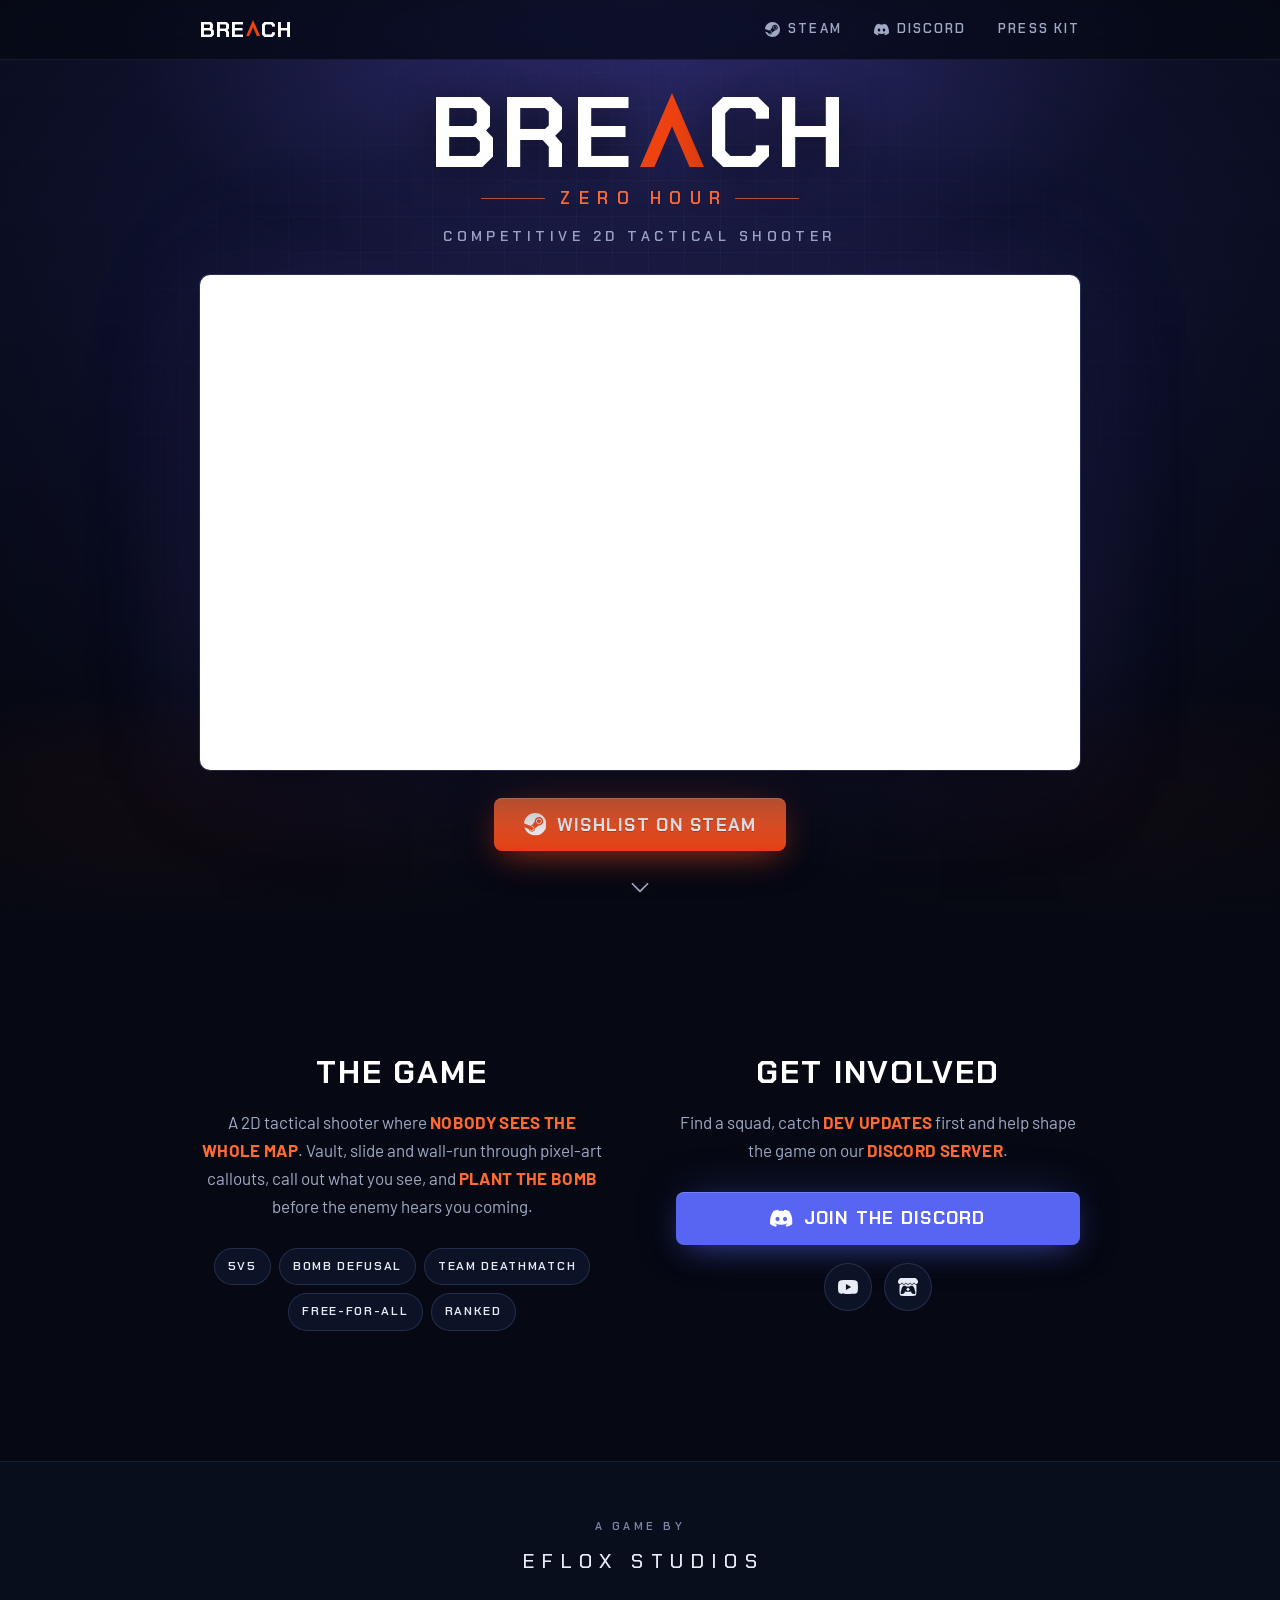
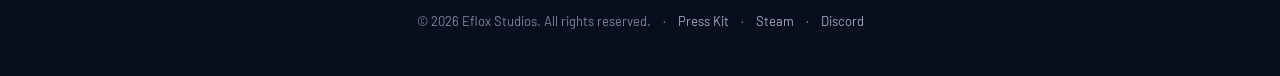
<file: index.html>
<!DOCTYPE html>
<html lang="en">
<head>
  <meta charset="utf-8">
  <meta name="viewport" content="width=device-width, initial-scale=1">
  <title>BREACH: Zero Hour — Competitive 2D Tactical Shooter</title>
  <meta name="description" content="A competitive 2D tactical shooter with fluid parkour movement and fog of war vision. Battle in 5v5 bomb defusal, team deathmatch and free-for-all. Wishlist now on Steam.">
  <meta name="theme-color" content="#060913">
  <meta name="color-scheme" content="dark">

  <!-- Link previews (Discord, X, iMessage...). PLACEHOLDER: og:image is the trailer thumbnail; swap in key art (full https:// URL) once it's hosted. -->
  <meta property="og:type" content="website">
  <meta property="og:site_name" content="BREACH: Zero Hour">
  <meta property="og:title" content="BREACH: Zero Hour">
  <meta property="og:description" content="A competitive 2D tactical shooter where nobody sees the whole map. Wishlist now on Steam.">
  <meta property="og:image" content="https://i.ytimg.com/vi/hUkUZ9QJX9I/maxresdefault.jpg">
  <meta property="og:image:width" content="1280">
  <meta property="og:image:height" content="720">
  <meta name="twitter:card" content="summary_large_image">

  <link rel="icon" href="assets/favicon.svg" type="image/svg+xml">
  <link rel="preconnect" href="https://fonts.googleapis.com">
  <link rel="preconnect" href="https://fonts.gstatic.com" crossorigin>
  <link rel="stylesheet" href="https://fonts.googleapis.com/css2?family=Barlow:wght@400;600;700&family=Chakra+Petch:wght@500;600;700&display=swap">
  <link rel="stylesheet" href="css/style.css">
  <script src="js/main.js" defer></script>
</head>
<body>
  <a class="skip-link" href="#main">Skip to content</a>

  <!-- Icon sprite (brand icons from Simple Icons, CC0) -->
  <svg class="sprite" aria-hidden="true" focusable="false">
    <symbol id="i-chev" viewBox="0 0 64 74"><path d="M0 74 32 0l32 74H49.6L32 33.3 14.4 74Z"/></symbol>
    <symbol id="i-steam" viewBox="0 0 24 24"><path d="M11.979 0C5.678 0 .511 4.86.022 11.037l6.432 2.658c.545-.371 1.203-.59 1.912-.59.063 0 .125.004.188.006l2.861-4.142V8.91c0-2.495 2.028-4.524 4.524-4.524 2.494 0 4.524 2.031 4.524 4.527s-2.03 4.525-4.524 4.525h-.105l-4.076 2.911c0 .052.004.105.004.159 0 1.875-1.515 3.396-3.39 3.396-1.635 0-3.016-1.173-3.331-2.727L.436 15.27C1.862 20.307 6.486 24 11.979 24c6.627 0 11.999-5.373 11.999-12S18.605 0 11.979 0zM7.54 18.21l-1.473-.61c.262.543.714.999 1.314 1.25 1.297.539 2.793-.076 3.332-1.375.263-.63.264-1.319.005-1.949s-.75-1.121-1.377-1.383c-.624-.26-1.29-.249-1.878-.03l1.523.63c.956.4 1.409 1.5 1.009 2.455-.397.957-1.497 1.41-2.454 1.012H7.54zm11.415-9.303c0-1.662-1.353-3.015-3.015-3.015-1.665 0-3.015 1.353-3.015 3.015 0 1.665 1.35 3.015 3.015 3.015 1.663 0 3.015-1.35 3.015-3.015zm-5.273-.005c0-1.252 1.013-2.266 2.265-2.266 1.249 0 2.266 1.014 2.266 2.266 0 1.251-1.017 2.265-2.266 2.265-1.253 0-2.265-1.014-2.265-2.265z"/></symbol>
    <symbol id="i-discord" viewBox="0 0 24 24"><path d="M20.317 4.3698a19.7913 19.7913 0 00-4.8851-1.5152.0741.0741 0 00-.0785.0371c-.211.3753-.4447.8648-.6083 1.2495-1.8447-.2762-3.68-.2762-5.4868 0-.1636-.3933-.4058-.8742-.6177-1.2495a.077.077 0 00-.0785-.037 19.7363 19.7363 0 00-4.8852 1.515.0699.0699 0 00-.0321.0277C.5334 9.0458-.319 13.5799.0992 18.0578a.0824.0824 0 00.0312.0561c2.0528 1.5076 4.0413 2.4228 5.9929 3.0294a.0777.0777 0 00.0842-.0276c.4616-.6304.8731-1.2952 1.226-1.9942a.076.076 0 00-.0416-.1057c-.6528-.2476-1.2743-.5495-1.8722-.8923a.077.077 0 01-.0076-.1277c.1258-.0943.2517-.1923.3718-.2914a.0743.0743 0 01.0776-.0105c3.9278 1.7933 8.18 1.7933 12.0614 0a.0739.0739 0 01.0785.0095c.1202.099.246.1981.3728.2924a.077.077 0 01-.0066.1276 12.2986 12.2986 0 01-1.873.8914.0766.0766 0 00-.0407.1067c.3604.698.7719 1.3628 1.225 1.9932a.076.076 0 00.0842.0286c1.961-.6067 3.9495-1.5219 6.0023-3.0294a.077.077 0 00.0313-.0552c.5004-5.177-.8382-9.6739-3.5485-13.6604a.061.061 0 00-.0312-.0286zM8.02 15.3312c-1.1825 0-2.1569-1.0857-2.1569-2.419 0-1.3332.9555-2.4189 2.157-2.4189 1.2108 0 2.1757 1.0952 2.1568 2.419 0 1.3332-.9555 2.4189-2.1569 2.4189zm7.9748 0c-1.1825 0-2.1569-1.0857-2.1569-2.419 0-1.3332.9554-2.4189 2.1569-2.4189 1.2108 0 2.1757 1.0952 2.1568 2.419 0 1.3332-.946 2.4189-2.1568 2.4189Z"/></symbol>
    <symbol id="i-youtube" viewBox="0 0 24 24"><path d="M23.498 6.186a3.016 3.016 0 0 0-2.122-2.136C19.505 3.545 12 3.545 12 3.545s-7.505 0-9.377.505A3.017 3.017 0 0 0 .502 6.186C0 8.07 0 12 0 12s0 3.93.502 5.814a3.016 3.016 0 0 0 2.122 2.136c1.871.505 9.376.505 9.376.505s7.505 0 9.377-.505a3.015 3.015 0 0 0 2.122-2.136C24 15.93 24 12 24 12s0-3.93-.502-5.814zM9.545 15.568V8.432L15.818 12l-6.273 3.568z"/></symbol>
    <symbol id="i-itch" viewBox="0 0 24 24"><path d="M3.13 1.338C2.08 1.96.02 4.328 0 4.95v1.03c0 1.303 1.22 2.45 2.325 2.45 1.33 0 2.436-1.102 2.436-2.41 0 1.308 1.07 2.41 2.4 2.41 1.328 0 2.362-1.102 2.362-2.41 0 1.308 1.137 2.41 2.466 2.41h.024c1.33 0 2.466-1.102 2.466-2.41 0 1.308 1.034 2.41 2.363 2.41 1.33 0 2.4-1.102 2.4-2.41 0 1.308 1.106 2.41 2.435 2.41C22.78 8.43 24 7.282 24 5.98V4.95c-.02-.62-2.082-2.99-3.13-3.612-3.253-.114-5.508-.134-8.87-.133-3.362 0-7.945.053-8.87.133zm6.376 6.477a2.74 2.74 0 0 1-.468.602c-.5.49-1.19.795-1.947.795a2.786 2.786 0 0 1-1.95-.795c-.182-.178-.32-.37-.446-.59-.127.222-.303.412-.486.59a2.788 2.788 0 0 1-1.95.795c-.092 0-.187-.025-.264-.052-.107 1.113-.152 2.176-.168 2.95v.005l-.006 1.167c.02 2.334-.23 7.564 1.03 8.85 1.952.454 5.545.662 9.15.663 3.605 0 7.198-.21 9.15-.664 1.26-1.284 1.01-6.514 1.03-8.848l-.006-1.167v-.004c-.016-.775-.06-1.838-.168-2.95-.077.026-.172.052-.263.052a2.788 2.788 0 0 1-1.95-.795c-.184-.178-.36-.368-.486-.59-.127.22-.265.412-.447.59a2.786 2.786 0 0 1-1.95.794c-.76 0-1.446-.303-1.948-.793a2.74 2.74 0 0 1-.468-.602 2.738 2.738 0 0 1-.463.602 2.787 2.787 0 0 1-1.95.794h-.16a2.787 2.787 0 0 1-1.95-.793 2.738 2.738 0 0 1-.464-.602zm-2.004 2.59v.002c.795.002 1.5 0 2.373.953.687-.072 1.406-.108 2.125-.107.72 0 1.438.035 2.125.107.873-.953 1.578-.95 2.372-.953.376 0 1.876 0 2.92 2.934l1.123 4.028c.832 2.995-.266 3.068-1.636 3.07-2.03-.075-3.156-1.55-3.156-3.025-1.124.184-2.436.276-3.748.277-1.312 0-2.624-.093-3.748-.277 0 1.475-1.125 2.95-3.156 3.026-1.37-.004-2.468-.077-1.636-3.072l1.122-4.027c1.045-2.934 2.545-2.934 2.92-2.934zM12 12.714c-.002.002-2.14 1.964-2.523 2.662l1.4-.056v1.22c0 .056.56.033 1.123.007.562.026 1.124.05 1.124-.008v-1.22l1.4.055C14.138 14.677 12 12.713 12 12.713z"/></symbol>
    <symbol id="i-x" viewBox="0 0 24 24"><path d="M14.234 10.162 22.977 0h-2.072l-7.591 8.824L7.251 0H.258l9.168 13.343L.258 24H2.33l8.016-9.318L16.749 24h6.993zm-2.837 3.299-.929-1.329L3.076 1.56h3.182l5.965 8.532.929 1.329 7.754 11.09h-3.182z"/></symbol>
    <symbol id="i-tiktok" viewBox="0 0 24 24"><path d="M12.525.02c1.31-.02 2.61-.01 3.91-.02.08 1.53.63 3.09 1.75 4.17 1.12 1.11 2.7 1.62 4.24 1.79v4.03c-1.44-.05-2.89-.35-4.2-.97-.57-.26-1.1-.59-1.62-.93-.01 2.92.01 5.84-.02 8.75-.08 1.4-.54 2.79-1.35 3.94-1.31 1.92-3.58 3.17-5.91 3.21-1.43.08-2.86-.31-4.08-1.03-2.02-1.19-3.44-3.37-3.65-5.71-.02-.5-.03-1-.01-1.49.18-1.9 1.12-3.72 2.58-4.96 1.66-1.44 3.98-2.13 6.15-1.72.02 1.48-.04 2.96-.04 4.44-.99-.32-2.15-.23-3.02.37-.63.41-1.11 1.04-1.36 1.75-.21.51-.15 1.07-.14 1.61.24 1.64 1.82 3.02 3.5 2.87 1.12-.01 2.19-.66 2.77-1.61.19-.33.4-.67.41-1.06.1-1.79.06-3.57.07-5.36.01-4.03-.01-8.05.02-12.07z"/></symbol>
    <symbol id="i-instagram" viewBox="0 0 24 24"><path d="M7.0301.084c-1.2768.0602-2.1487.264-2.911.5634-.7888.3075-1.4575.72-2.1228 1.3877-.6652.6677-1.075 1.3368-1.3802 2.127-.2954.7638-.4956 1.6365-.552 2.914-.0564 1.2775-.0689 1.6882-.0626 4.947.0062 3.2586.0206 3.6671.0825 4.9473.061 1.2765.264 2.1482.5635 2.9107.308.7889.72 1.4573 1.388 2.1228.6679.6655 1.3365 1.0743 2.1285 1.38.7632.295 1.6361.4961 2.9134.552 1.2773.056 1.6884.069 4.9462.0627 3.2578-.0062 3.668-.0207 4.9478-.0814 1.28-.0607 2.147-.2652 2.9098-.5633.7889-.3086 1.4578-.72 2.1228-1.3881.665-.6682 1.0745-1.3378 1.3795-2.1284.2957-.7632.4966-1.636.552-2.9124.056-1.2809.0692-1.6898.063-4.948-.0063-3.2583-.021-3.6668-.0817-4.9465-.0607-1.2797-.264-2.1487-.5633-2.9117-.3084-.7889-.72-1.4568-1.3876-2.1228C21.2982 1.33 20.628.9208 19.8378.6165 19.074.321 18.2017.1197 16.9244.0645 15.6471.0093 15.236-.005 11.977.0014 8.718.0076 8.31.0215 7.0301.0839m.1402 21.6932c-1.17-.0509-1.8053-.2453-2.2287-.408-.5606-.216-.96-.4771-1.3819-.895-.422-.4178-.6811-.8186-.9-1.378-.1644-.4234-.3624-1.058-.4171-2.228-.0595-1.2645-.072-1.6442-.079-4.848-.007-3.2037.0053-3.583.0607-4.848.05-1.169.2456-1.805.408-2.2282.216-.5613.4762-.96.895-1.3816.4188-.4217.8184-.6814 1.3783-.9003.423-.1651 1.0575-.3614 2.227-.4171 1.2655-.06 1.6447-.072 4.848-.079 3.2033-.007 3.5835.005 4.8495.0608 1.169.0508 1.8053.2445 2.228.408.5608.216.96.4754 1.3816.895.4217.4194.6816.8176.9005 1.3787.1653.4217.3617 1.056.4169 2.2263.0602 1.2655.0739 1.645.0796 4.848.0058 3.203-.0055 3.5834-.061 4.848-.051 1.17-.245 1.8055-.408 2.2294-.216.5604-.4763.96-.8954 1.3814-.419.4215-.8181.6811-1.3783.9-.4224.1649-1.0577.3617-2.2262.4174-1.2656.0595-1.6448.072-4.8493.079-3.2045.007-3.5825-.006-4.848-.0608M16.953 5.5864A1.44 1.44 0 1 0 18.39 4.144a1.44 1.44 0 0 0-1.437 1.4424M5.8385 12.012c.0067 3.4032 2.7706 6.1557 6.173 6.1493 3.4026-.0065 6.157-2.7701 6.1506-6.1733-.0065-3.4032-2.771-6.1565-6.174-6.1498-3.403.0067-6.156 2.771-6.1496 6.1738M8 12.0077a4 4 0 1 1 4.008 3.9921A3.9996 3.9996 0 0 1 8 12.0077"/></symbol>
    <symbol id="i-down" viewBox="0 0 24 24"><path d="m5 9 7 7 7-7" fill="none" stroke="currentColor" stroke-width="1.6" stroke-linecap="round" stroke-linejoin="round"/></symbol>
  </svg>

  <header class="site-header">
    <div class="container header-inner">
      <a class="brand" href="index.html">
        <span class="sr-only">BREACH: Zero Hour — home</span>
        <span class="brand-word" aria-hidden="true">BRE<svg class="chev"><use href="#i-chev"/></svg>CH</span>
      </a>
      <nav class="site-nav" aria-label="Main">
        <a href="https://store.steampowered.com/app/3842490/BREACH_Zero_Hour/" target="_blank" rel="noopener"><svg class="icon" aria-hidden="true"><use href="#i-steam"/></svg>Steam</a>
        <a href="https://discord.gg/ZgKe3ScWQK" target="_blank" rel="noopener"><svg class="icon" aria-hidden="true"><use href="#i-discord"/></svg>Discord</a>
        <a href="presskit.html">Press Kit</a>
      </nav>
    </div>
  </header>

  <main id="main">
    <section class="hero">
      <!-- PLACEHOLDER: gradient stands in for key art (see .hero-bg in css/style.css) -->
      <div class="hero-bg" aria-hidden="true"></div>

      <div class="container hero-inner">
        <!-- PLACEHOLDER: text logo. Swap for <img src="assets/logo.png" alt="BREACH: Zero Hour"> when ready -->
        <h1 class="logo">
          <span class="sr-only">BREACH: Zero Hour</span>
          <span class="logo-word" aria-hidden="true">BRE<svg class="chev"><use href="#i-chev"/></svg>CH</span>
          <span class="logo-sub" aria-hidden="true"><span>Zero Hour</span></span>
        </h1>
        <p class="tagline">Competitive 2D Tactical Shooter</p>

        <div class="trailer">
          <iframe
            src="https://www.youtube-nocookie.com/embed/hUkUZ9QJX9I?rel=0"
            title="BREACH: Zero Hour — Trailer"
            allow="accelerometer; autoplay; clipboard-write; encrypted-media; gyroscope; picture-in-picture; web-share"
            referrerpolicy="strict-origin-when-cross-origin"
            allowfullscreen></iframe>
        </div>

        <a class="btn btn-steam" href="https://store.steampowered.com/app/3842490/BREACH_Zero_Hour/" target="_blank" rel="noopener">
          <svg class="icon" aria-hidden="true"><use href="#i-steam"/></svg>Wishlist on Steam
        </a>

        <a class="scroll-cue" href="#community" aria-label="Scroll down"><svg aria-hidden="true"><use href="#i-down"/></svg></a>
      </div>
    </section>

    <section class="community" id="community">
      <div class="container grid-2">
        <div class="col reveal">
          <h2 class="section-title">The Game</h2>
          <p class="lead">A 2D tactical shooter where <strong>nobody sees the whole map</strong>. Vault, slide and wall-run through <span class="nowrap">pixel-art</span> callouts, call out what you see, and <strong>plant the bomb</strong> before the enemy hears you coming.</p>
          <ul class="chips" aria-label="Highlights">
            <li>5v5</li>
            <li>Bomb Defusal</li>
            <li>Team Deathmatch</li>
            <li>Free-for-All</li>
            <li>Ranked</li>
          </ul>
        </div>

        <div class="col reveal">
          <h2 class="section-title">Get Involved</h2>
          <p class="lead">Find a squad, catch <strong>dev updates</strong> first and help shape the game on our <strong>Discord server</strong>.</p>
          <a class="btn btn-discord btn-block" href="https://discord.gg/ZgKe3ScWQK" target="_blank" rel="noopener">
            <svg class="icon" aria-hidden="true"><use href="#i-discord"/></svg>Join the Discord
          </a>
          <ul class="socials" aria-label="More places to follow BREACH">
            <li><a href="https://www.youtube.com/@MrEflox123" target="_blank" rel="noopener" aria-label="YouTube"><svg class="icon" aria-hidden="true"><use href="#i-youtube"/></svg></a></li>
            <li><a href="https://mreflox.itch.io/breach-zero-hour" target="_blank" rel="noopener" aria-label="itch.io"><svg class="icon" aria-hidden="true"><use href="#i-itch"/></svg></a></li>
            <!-- PLACEHOLDER: more socials. Paste the profile URL into href and delete the word "hidden" -->
            <li hidden><a href="" target="_blank" rel="noopener" aria-label="X"><svg class="icon" aria-hidden="true"><use href="#i-x"/></svg></a></li>
            <li hidden><a href="" target="_blank" rel="noopener" aria-label="TikTok"><svg class="icon" aria-hidden="true"><use href="#i-tiktok"/></svg></a></li>
            <li hidden><a href="" target="_blank" rel="noopener" aria-label="Instagram"><svg class="icon" aria-hidden="true"><use href="#i-instagram"/></svg></a></li>
          </ul>
        </div>
      </div>
    </section>
  </main>

  <footer class="site-footer">
    <div class="container">
      <p class="made-by">A game by</p>
      <p class="studio">Eflox Studios</p>
      <div class="legal">
        <p>© <span data-year>2026</span> Eflox Studios. All rights reserved.</p>
        <ul class="legal-links">
          <li><a href="presskit.html">Press Kit</a></li>
          <li><a href="https://store.steampowered.com/app/3842490/BREACH_Zero_Hour/" target="_blank" rel="noopener">Steam</a></li>
          <li><a href="https://discord.gg/ZgKe3ScWQK" target="_blank" rel="noopener">Discord</a></li>
        </ul>
      </div>
    </div>
  </footer>
</body>
</html>
</file>
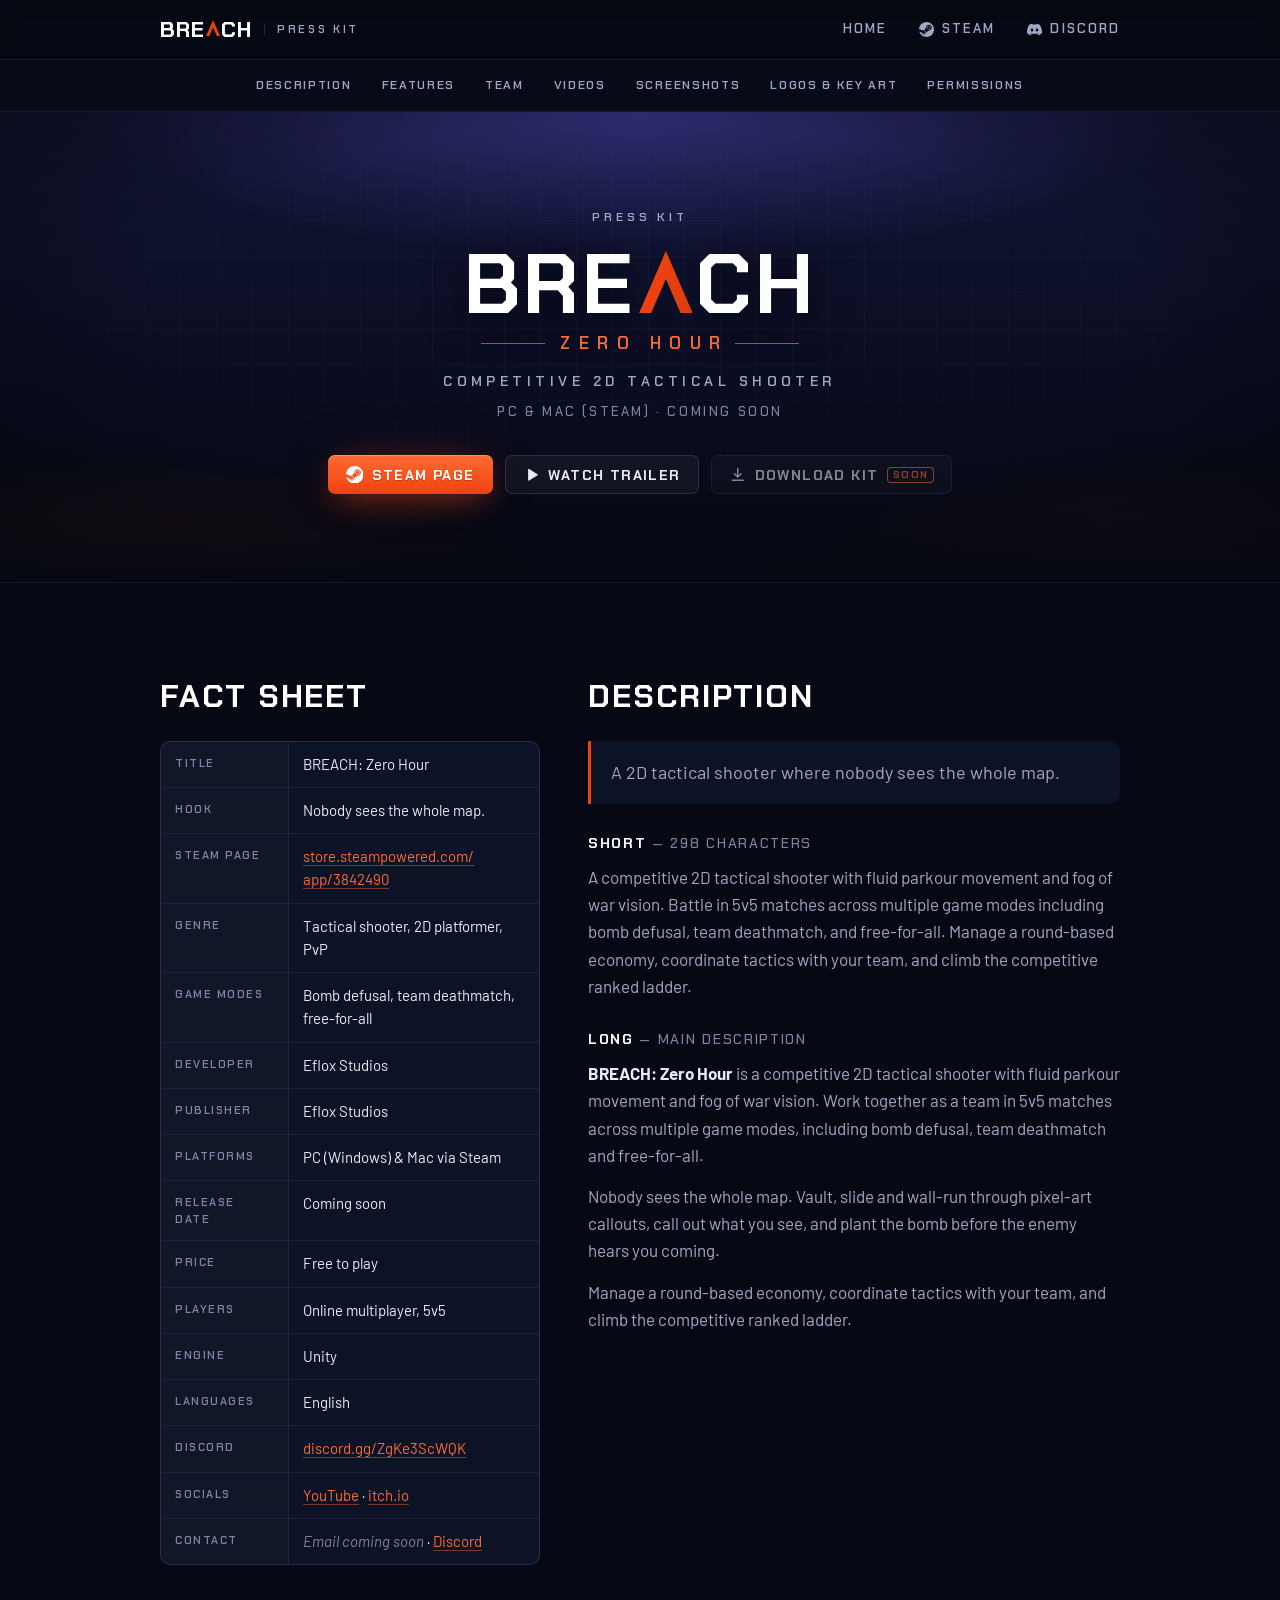
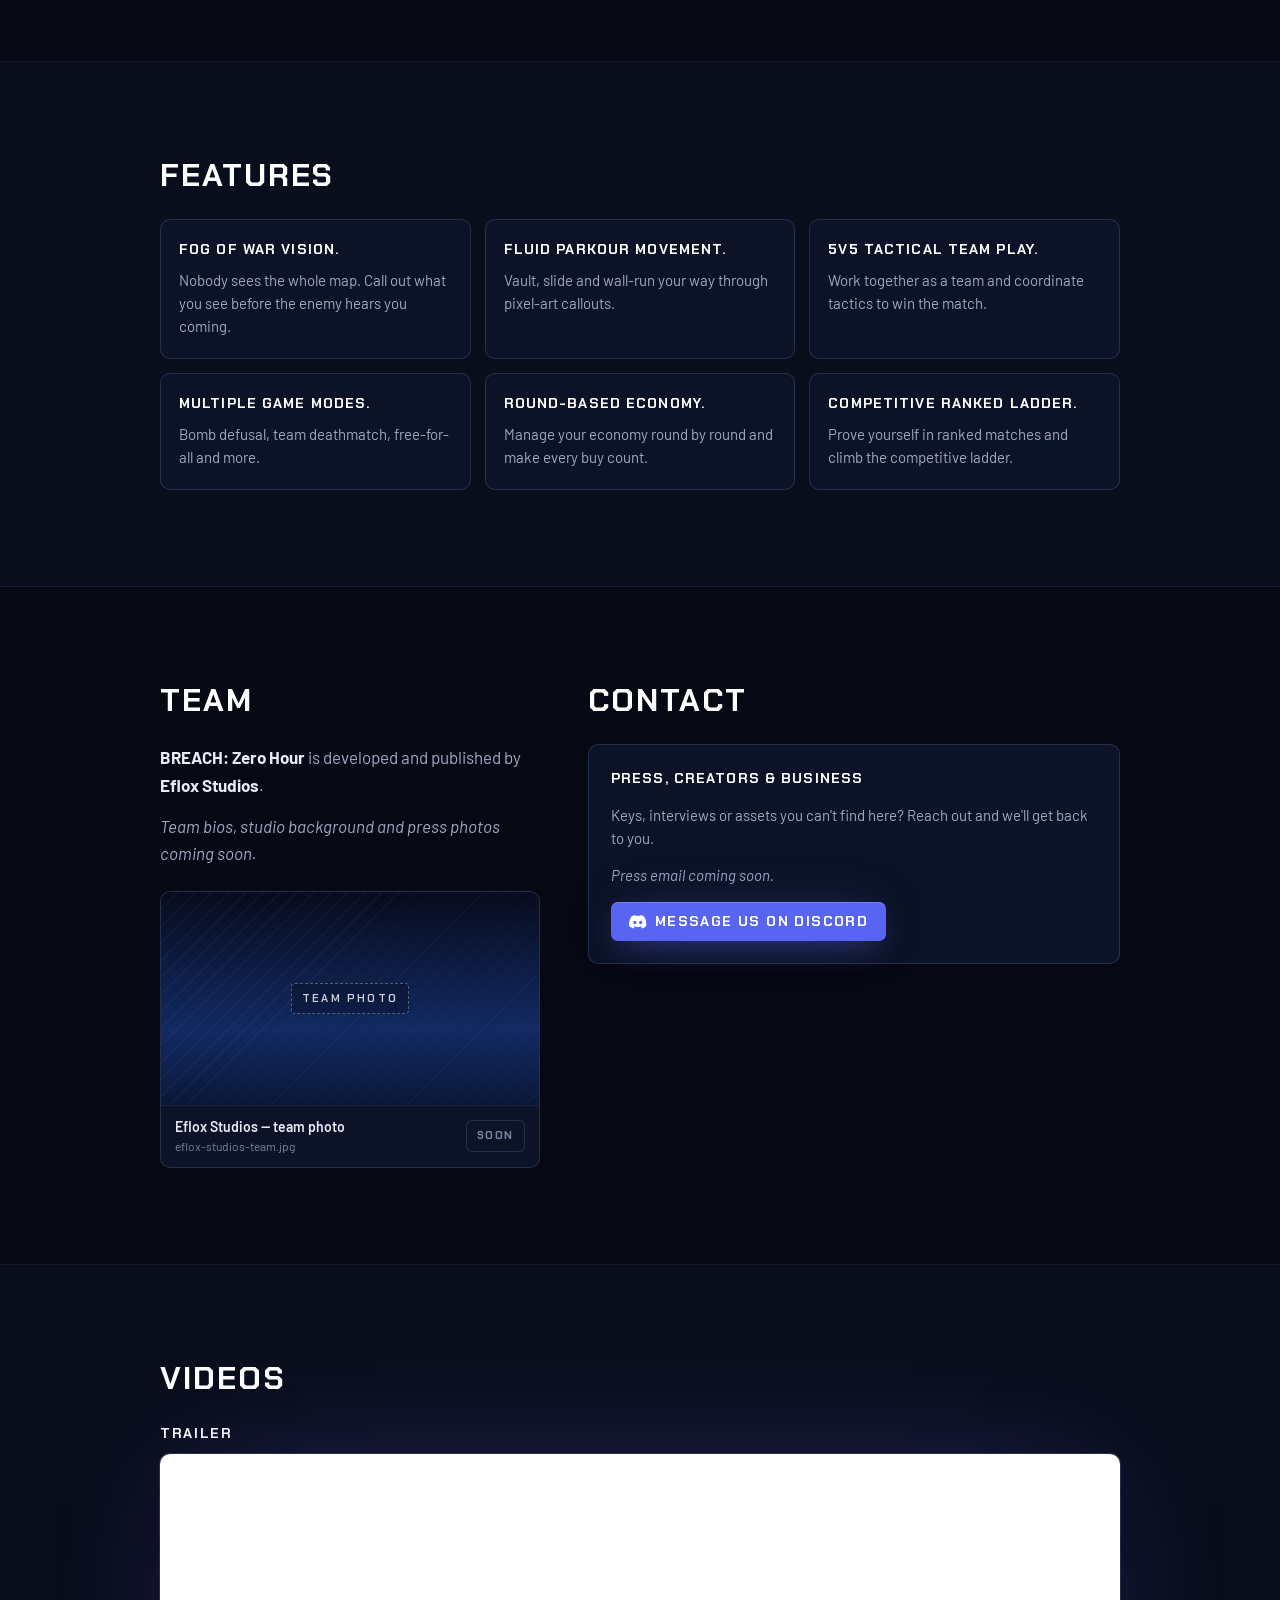
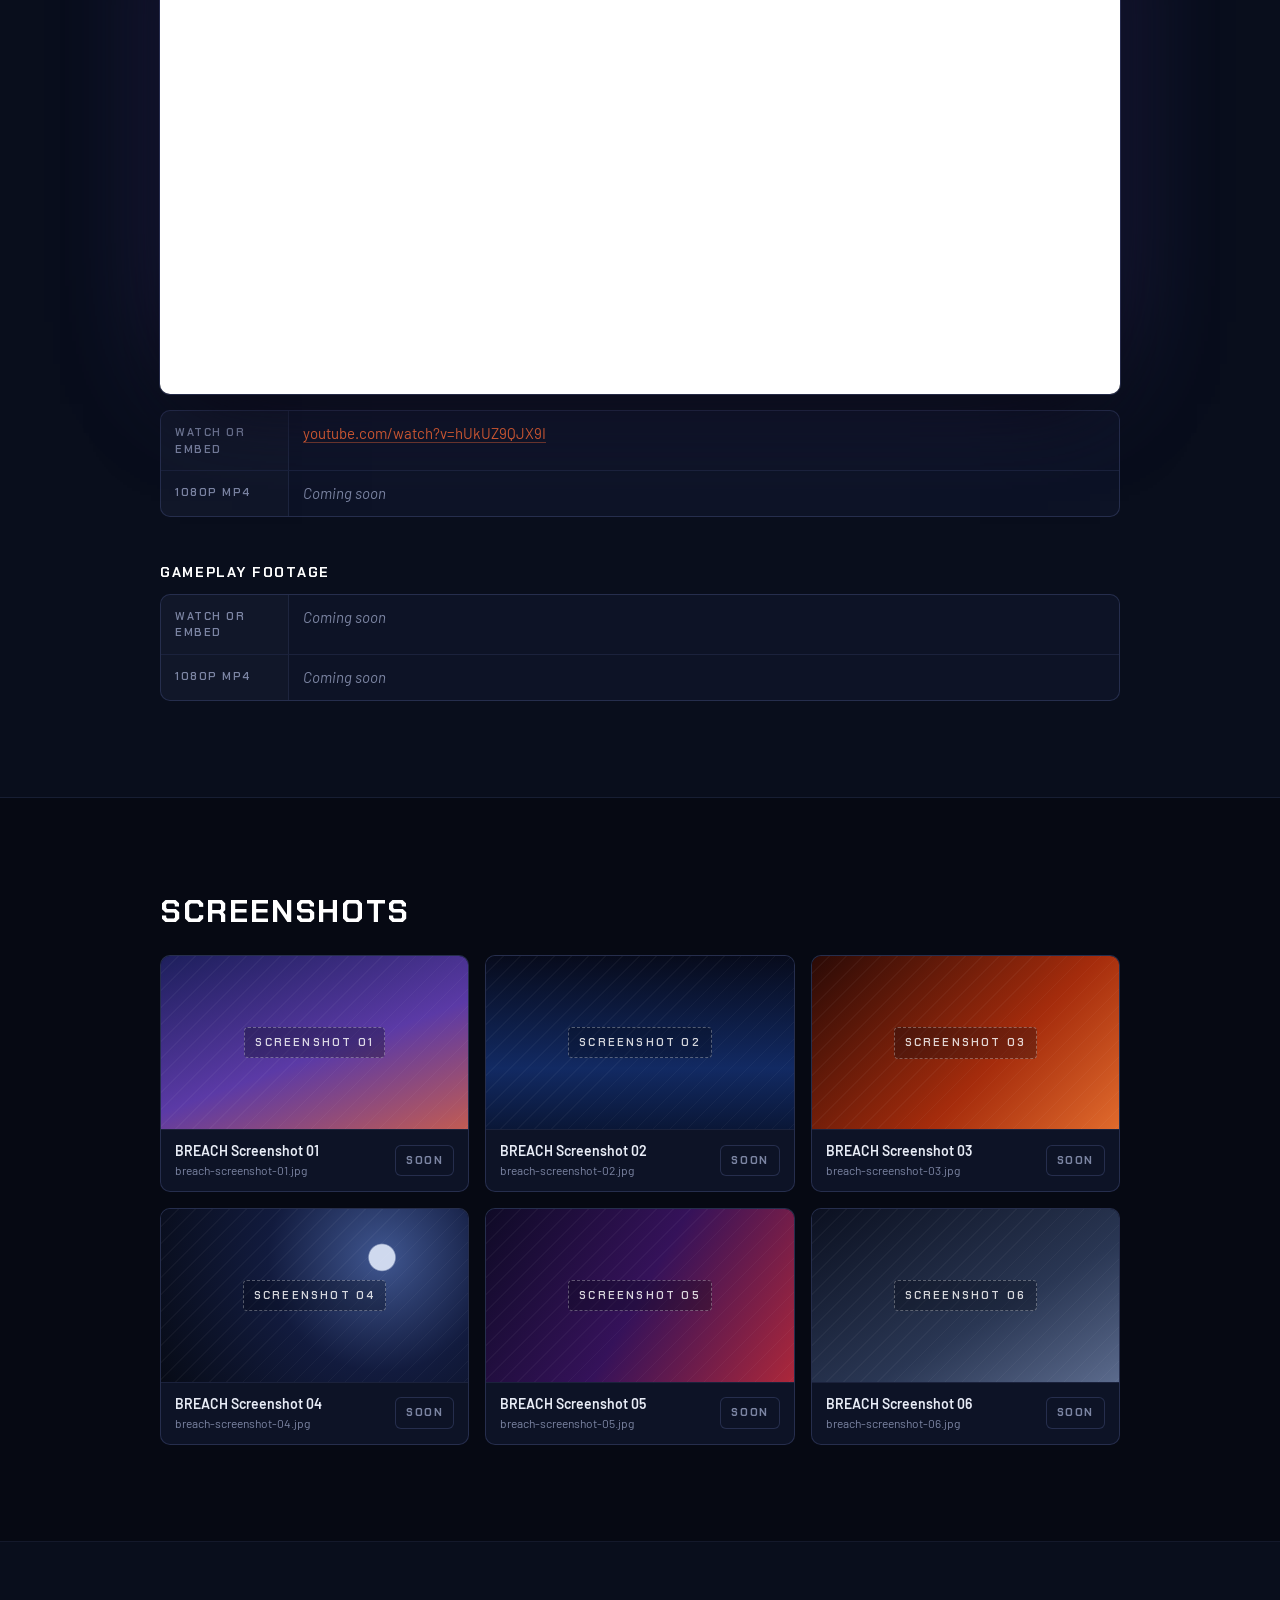
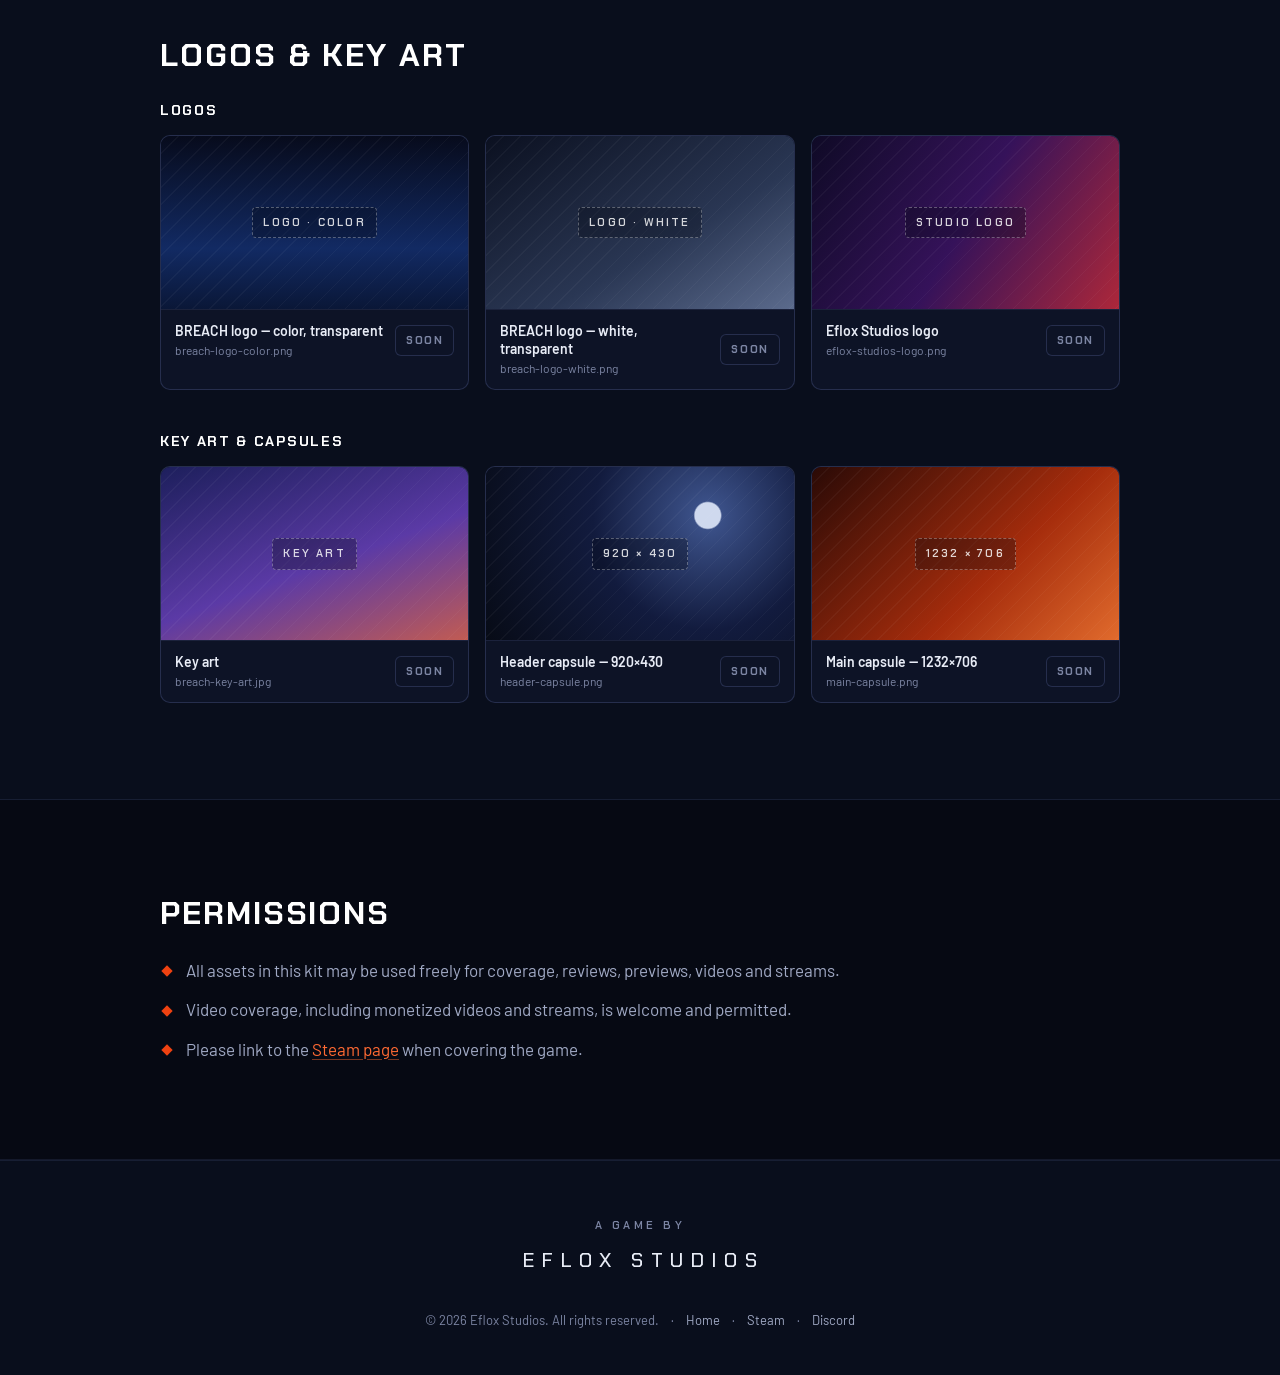
<file: presskit.html>
<!DOCTYPE html>
<html lang="en">
<head>
  <meta charset="utf-8">
  <meta name="viewport" content="width=device-width, initial-scale=1">
  <title>Press Kit — BREACH: Zero Hour</title>
  <meta name="description" content="Press kit for BREACH: Zero Hour, a competitive 2D tactical shooter by Eflox Studios. Fact sheet, description, trailer, screenshots, logos and key art.">
  <meta name="theme-color" content="#060913">
  <meta name="color-scheme" content="dark">

  <meta property="og:type" content="website">
  <meta property="og:site_name" content="BREACH: Zero Hour">
  <meta property="og:title" content="BREACH: Zero Hour — Press Kit">
  <meta property="og:description" content="Fact sheet, description, trailer, screenshots, logos and key art for BREACH: Zero Hour.">
  <meta property="og:image" content="https://i.ytimg.com/vi/hUkUZ9QJX9I/maxresdefault.jpg">
  <meta property="og:image:width" content="1280">
  <meta property="og:image:height" content="720">
  <meta name="twitter:card" content="summary_large_image">

  <link rel="icon" href="assets/favicon.svg" type="image/svg+xml">
  <link rel="preconnect" href="https://fonts.googleapis.com">
  <link rel="preconnect" href="https://fonts.gstatic.com" crossorigin>
  <link rel="stylesheet" href="https://fonts.googleapis.com/css2?family=Barlow:wght@400;600;700&family=Chakra+Petch:wght@500;600;700&display=swap">
  <link rel="stylesheet" href="css/style.css">
  <script src="js/main.js" defer></script>
</head>
<body class="page-presskit">
  <a class="skip-link" href="#main">Skip to content</a>

  <!-- Icon sprite (brand icons from Simple Icons, CC0) -->
  <svg class="sprite" aria-hidden="true" focusable="false">
    <symbol id="i-chev" viewBox="0 0 64 74"><path d="M0 74 32 0l32 74H49.6L32 33.3 14.4 74Z"/></symbol>
    <symbol id="i-steam" viewBox="0 0 24 24"><path d="M11.979 0C5.678 0 .511 4.86.022 11.037l6.432 2.658c.545-.371 1.203-.59 1.912-.59.063 0 .125.004.188.006l2.861-4.142V8.91c0-2.495 2.028-4.524 4.524-4.524 2.494 0 4.524 2.031 4.524 4.527s-2.03 4.525-4.524 4.525h-.105l-4.076 2.911c0 .052.004.105.004.159 0 1.875-1.515 3.396-3.39 3.396-1.635 0-3.016-1.173-3.331-2.727L.436 15.27C1.862 20.307 6.486 24 11.979 24c6.627 0 11.999-5.373 11.999-12S18.605 0 11.979 0zM7.54 18.21l-1.473-.61c.262.543.714.999 1.314 1.25 1.297.539 2.793-.076 3.332-1.375.263-.63.264-1.319.005-1.949s-.75-1.121-1.377-1.383c-.624-.26-1.29-.249-1.878-.03l1.523.63c.956.4 1.409 1.5 1.009 2.455-.397.957-1.497 1.41-2.454 1.012H7.54zm11.415-9.303c0-1.662-1.353-3.015-3.015-3.015-1.665 0-3.015 1.353-3.015 3.015 0 1.665 1.35 3.015 3.015 3.015 1.663 0 3.015-1.35 3.015-3.015zm-5.273-.005c0-1.252 1.013-2.266 2.265-2.266 1.249 0 2.266 1.014 2.266 2.266 0 1.251-1.017 2.265-2.266 2.265-1.253 0-2.265-1.014-2.265-2.265z"/></symbol>
    <symbol id="i-discord" viewBox="0 0 24 24"><path d="M20.317 4.3698a19.7913 19.7913 0 00-4.8851-1.5152.0741.0741 0 00-.0785.0371c-.211.3753-.4447.8648-.6083 1.2495-1.8447-.2762-3.68-.2762-5.4868 0-.1636-.3933-.4058-.8742-.6177-1.2495a.077.077 0 00-.0785-.037 19.7363 19.7363 0 00-4.8852 1.515.0699.0699 0 00-.0321.0277C.5334 9.0458-.319 13.5799.0992 18.0578a.0824.0824 0 00.0312.0561c2.0528 1.5076 4.0413 2.4228 5.9929 3.0294a.0777.0777 0 00.0842-.0276c.4616-.6304.8731-1.2952 1.226-1.9942a.076.076 0 00-.0416-.1057c-.6528-.2476-1.2743-.5495-1.8722-.8923a.077.077 0 01-.0076-.1277c.1258-.0943.2517-.1923.3718-.2914a.0743.0743 0 01.0776-.0105c3.9278 1.7933 8.18 1.7933 12.0614 0a.0739.0739 0 01.0785.0095c.1202.099.246.1981.3728.2924a.077.077 0 01-.0066.1276 12.2986 12.2986 0 01-1.873.8914.0766.0766 0 00-.0407.1067c.3604.698.7719 1.3628 1.225 1.9932a.076.076 0 00.0842.0286c1.961-.6067 3.9495-1.5219 6.0023-3.0294a.077.077 0 00.0313-.0552c.5004-5.177-.8382-9.6739-3.5485-13.6604a.061.061 0 00-.0312-.0286zM8.02 15.3312c-1.1825 0-2.1569-1.0857-2.1569-2.419 0-1.3332.9555-2.4189 2.157-2.4189 1.2108 0 2.1757 1.0952 2.1568 2.419 0 1.3332-.9555 2.4189-2.1569 2.4189zm7.9748 0c-1.1825 0-2.1569-1.0857-2.1569-2.419 0-1.3332.9554-2.4189 2.1569-2.4189 1.2108 0 2.1757 1.0952 2.1568 2.419 0 1.3332-.946 2.4189-2.1568 2.4189Z"/></symbol>
    <symbol id="i-download" viewBox="0 0 24 24"><path d="M12 3.5v11.5m0 0-4.5-4.5m4.5 4.5 4.5-4.5M4.5 19.5h15" fill="none" stroke="currentColor" stroke-width="2" stroke-linecap="round" stroke-linejoin="round"/></symbol>
    <symbol id="i-play" viewBox="0 0 24 24"><path d="M7 4.9v14.2a1 1 0 0 0 1.53.85l11.3-7.1a1 1 0 0 0 0-1.7L8.53 4.05A1 1 0 0 0 7 4.9Z"/></symbol>
  </svg>

  <header class="site-header">
    <div class="container header-inner">
      <a class="brand" href="index.html">
        <span class="sr-only">BREACH: Zero Hour — home</span>
        <span class="brand-word" aria-hidden="true">BRE<svg class="chev"><use href="#i-chev"/></svg>CH</span>
        <span class="brand-tag" aria-hidden="true">Press Kit</span>
      </a>
      <nav class="site-nav" aria-label="Main">
        <a href="index.html">Home</a>
        <a href="https://store.steampowered.com/app/3842490/BREACH_Zero_Hour/" target="_blank" rel="noopener"><svg class="icon" aria-hidden="true"><use href="#i-steam"/></svg>Steam</a>
        <a href="https://discord.gg/ZgKe3ScWQK" target="_blank" rel="noopener"><svg class="icon" aria-hidden="true"><use href="#i-discord"/></svg>Discord</a>
      </nav>
    </div>
  </header>

  <nav class="subnav" aria-label="Press kit sections">
    <div class="subnav-inner">
      <a href="#description">Description</a>
      <a href="#features">Features</a>
      <a href="#team">Team</a>
      <a href="#videos">Videos</a>
      <a href="#screenshots">Screenshots</a>
      <a href="#logos">Logos &amp; Key Art</a>
      <a href="#permissions">Permissions</a>
    </div>
  </nav>

  <main id="main">
    <section class="pk-hero">
      <!-- PLACEHOLDER: gradient stands in for key art -->
      <div class="hero-bg" aria-hidden="true"></div>
      <div class="container">
        <p class="eyebrow">Press Kit</p>
        <h1 class="logo">
          <span class="sr-only">BREACH: Zero Hour</span>
          <span class="logo-word" aria-hidden="true">BRE<svg class="chev"><use href="#i-chev"/></svg>CH</span>
          <span class="logo-sub" aria-hidden="true"><span>Zero Hour</span></span>
        </h1>
        <p class="tagline">Competitive 2D Tactical Shooter</p>
        <p class="pk-meta">PC &amp; Mac (Steam) · Coming soon</p>
        <div class="btn-row">
          <a class="btn btn-steam btn-sm" href="https://store.steampowered.com/app/3842490/BREACH_Zero_Hour/" target="_blank" rel="noopener"><svg class="icon" aria-hidden="true"><use href="#i-steam"/></svg>Steam page</a>
          <a class="btn btn-ghost btn-sm" href="#videos"><svg class="icon" aria-hidden="true"><use href="#i-play"/></svg>Watch trailer</a>
          <!-- PLACEHOLDER: turn this into <a class="btn btn-ghost btn-sm" href="assets/presskit/breach-zero-hour-presskit.zip" download> once the zip exists -->
          <span class="btn btn-ghost btn-sm is-soon" aria-disabled="true"><svg class="icon" aria-hidden="true"><use href="#i-download"/></svg>Download kit <span class="soon-badge">Soon</span></span>
        </div>
      </div>
    </section>

    <section class="pk-section" id="description">
      <div class="container pk-split">
        <div>
          <h2 class="section-title">Fact Sheet</h2>
          <dl class="facts">
            <div><dt>Title</dt><dd>BREACH: Zero Hour</dd></div>
            <div><dt>Hook</dt><dd>Nobody sees the whole map.</dd></div>
            <div><dt>Steam page</dt><dd><a href="https://store.steampowered.com/app/3842490/BREACH_Zero_Hour/" target="_blank" rel="noopener">store.steampowered.com/<wbr>app/3842490</a></dd></div>
            <div><dt>Genre</dt><dd>Tactical shooter, 2D platformer, PvP</dd></div>
            <div><dt>Game modes</dt><dd>Bomb defusal, team deathmatch, free-for-all</dd></div>
            <div><dt>Developer</dt><dd>Eflox Studios</dd></div>
            <div><dt>Publisher</dt><dd>Eflox Studios</dd></div>
            <div><dt>Platforms</dt><dd>PC (Windows) &amp; Mac via Steam</dd></div>
            <div><dt>Release date</dt><dd>Coming soon</dd></div>
            <div><dt>Price</dt><dd>Free to play</dd></div>
            <div><dt>Players</dt><dd>Online multiplayer, 5v5</dd></div>
            <div><dt>Engine</dt><dd>Unity</dd></div>
            <div><dt>Languages</dt><dd>English</dd></div>
            <div><dt>Discord</dt><dd><a href="https://discord.gg/ZgKe3ScWQK" target="_blank" rel="noopener">discord.gg/ZgKe3ScWQK</a></dd></div>
            <div><dt>Socials</dt><dd><a href="https://www.youtube.com/@MrEflox123" target="_blank" rel="noopener">YouTube</a> · <a href="https://mreflox.itch.io/breach-zero-hour" target="_blank" rel="noopener">itch.io</a></dd></div>
            <!-- PLACEHOLDER: add a press email, e.g. <a href="mailto:press@yourdomain.com">press@yourdomain.com</a> -->
            <div><dt>Contact</dt><dd><span class="soon">Email coming soon</span> · <a href="https://discord.gg/ZgKe3ScWQK" target="_blank" rel="noopener">Discord</a></dd></div>
          </dl>
        </div>

        <div class="prose">
          <h2 class="section-title">Description</h2>
          <p class="callout">A 2D tactical shooter where nobody sees the whole map.</p>

          <h3 class="sub-title">Short <span class="count">— 298 characters</span></h3>
          <p>A competitive 2D tactical shooter with fluid parkour movement and fog of war vision. Battle in 5v5 matches across multiple game modes including bomb defusal, team deathmatch, and free-for-all. Manage a round-based economy, coordinate tactics with your team, and climb the competitive ranked ladder.</p>

          <h3 class="sub-title">Long <span class="count">— main description</span></h3>
          <p><strong>BREACH: Zero Hour</strong> is a competitive 2D tactical shooter with fluid parkour movement and fog of war vision. Work together as a team in 5v5 matches across multiple game modes, including bomb defusal, team deathmatch and free-for-all.</p>
          <p>Nobody sees the whole map. Vault, slide and wall-run through pixel-art callouts, call out what you see, and plant the bomb before the enemy hears you coming.</p>
          <p>Manage a round-based economy, coordinate tactics with your team, and climb the competitive ranked ladder.</p>
        </div>
      </div>
    </section>

    <section class="pk-section alt" id="features">
      <div class="container">
        <h2 class="section-title">Features</h2>
        <div class="feature-grid">
          <article class="card">
            <h3>Fog of war vision.</h3>
            <p>Nobody sees the whole map. Call out what you see before the enemy hears you coming.</p>
          </article>
          <article class="card">
            <h3>Fluid parkour movement.</h3>
            <p>Vault, slide and wall-run your way through pixel-art callouts.</p>
          </article>
          <article class="card">
            <h3>5v5 tactical team play.</h3>
            <p>Work together as a team and coordinate tactics to win the match.</p>
          </article>
          <article class="card">
            <h3>Multiple game modes.</h3>
            <p>Bomb defusal, team deathmatch, free-for-all and more.</p>
          </article>
          <article class="card">
            <h3>Round-based economy.</h3>
            <p>Manage your economy round by round and make every buy count.</p>
          </article>
          <article class="card">
            <h3>Competitive ranked ladder.</h3>
            <p>Prove yourself in ranked matches and climb the competitive ladder.</p>
          </article>
        </div>
      </div>
    </section>

    <section class="pk-section" id="team">
      <div class="container pk-split">
        <div class="prose">
          <h2 class="section-title">Team</h2>
          <p><strong>BREACH: Zero Hour</strong> is developed and published by <strong>Eflox Studios</strong>.</p>
          <!-- PLACEHOLDER: team members, studio bio and press photos -->
          <p class="soon">Team bios, studio background and press photos coming soon.</p>
          <figure class="asset team-photo">
            <div class="asset-preview ph ph-2"><span class="ph-label">Team photo</span></div>
            <figcaption>
              <span class="asset-name">Eflox Studios — team photo<small>eflox-studios-team.jpg</small></span>
              <span class="asset-get is-soon">Soon</span>
            </figcaption>
          </figure>
        </div>

        <div>
          <h2 class="section-title">Contact</h2>
          <div class="card contact-card">
            <h3>Press, creators &amp; business</h3>
            <p>Keys, interviews or assets you can't find here? Reach out and we'll get back to you.</p>
            <p class="soon">Press email coming soon.</p>
            <a class="btn btn-discord btn-sm" href="https://discord.gg/ZgKe3ScWQK" target="_blank" rel="noopener"><svg class="icon" aria-hidden="true"><use href="#i-discord"/></svg>Message us on Discord</a>
          </div>
        </div>
      </div>
    </section>

    <section class="pk-section alt" id="videos">
      <div class="container">
        <h2 class="section-title">Videos</h2>

        <!-- PLACEHOLDER: MP4 downloads + gameplay footage. Replace "Coming soon" with links when ready -->
        <div class="video-block">
          <h3 class="sub-title">Trailer</h3>
          <div class="trailer">
            <iframe
              src="https://www.youtube-nocookie.com/embed/hUkUZ9QJX9I?rel=0"
              title="BREACH: Zero Hour — Trailer"
              loading="lazy"
              allow="accelerometer; autoplay; clipboard-write; encrypted-media; gyroscope; picture-in-picture; web-share"
              referrerpolicy="strict-origin-when-cross-origin"
              allowfullscreen></iframe>
          </div>
          <dl class="facts">
            <div><dt>Watch or embed</dt><dd><a href="https://www.youtube.com/watch?v=hUkUZ9QJX9I" target="_blank" rel="noopener">youtube.com/watch?v=hUkUZ9QJX9I</a></dd></div>
            <div><dt>1080p MP4</dt><dd class="soon">Coming soon</dd></div>
          </dl>
        </div>

        <div class="video-block">
          <h3 class="sub-title">Gameplay footage</h3>
          <dl class="facts">
            <div><dt>Watch or embed</dt><dd class="soon">Coming soon</dd></div>
            <div><dt>1080p MP4</dt><dd class="soon">Coming soon</dd></div>
          </dl>
        </div>
      </div>
    </section>

    <!-- PLACEHOLDER: swap each .ph preview for <img src="assets/screenshots/..." alt="..."> and each "Soon" for <a class="asset-get" href="..." download>Get</a> -->
    <section class="pk-section" id="screenshots">
      <div class="container">
        <h2 class="section-title">Screenshots</h2>
        <div class="asset-grid">
          <figure class="asset">
            <div class="asset-preview ph ph-1"><span class="ph-label">Screenshot 01</span></div>
            <figcaption><span class="asset-name">BREACH Screenshot 01<small>breach-screenshot-01.jpg</small></span><span class="asset-get is-soon">Soon</span></figcaption>
          </figure>
          <figure class="asset">
            <div class="asset-preview ph ph-2"><span class="ph-label">Screenshot 02</span></div>
            <figcaption><span class="asset-name">BREACH Screenshot 02<small>breach-screenshot-02.jpg</small></span><span class="asset-get is-soon">Soon</span></figcaption>
          </figure>
          <figure class="asset">
            <div class="asset-preview ph ph-3"><span class="ph-label">Screenshot 03</span></div>
            <figcaption><span class="asset-name">BREACH Screenshot 03<small>breach-screenshot-03.jpg</small></span><span class="asset-get is-soon">Soon</span></figcaption>
          </figure>
          <figure class="asset">
            <div class="asset-preview ph ph-4"><span class="ph-label">Screenshot 04</span></div>
            <figcaption><span class="asset-name">BREACH Screenshot 04<small>breach-screenshot-04.jpg</small></span><span class="asset-get is-soon">Soon</span></figcaption>
          </figure>
          <figure class="asset">
            <div class="asset-preview ph ph-5"><span class="ph-label">Screenshot 05</span></div>
            <figcaption><span class="asset-name">BREACH Screenshot 05<small>breach-screenshot-05.jpg</small></span><span class="asset-get is-soon">Soon</span></figcaption>
          </figure>
          <figure class="asset">
            <div class="asset-preview ph ph-6"><span class="ph-label">Screenshot 06</span></div>
            <figcaption><span class="asset-name">BREACH Screenshot 06<small>breach-screenshot-06.jpg</small></span><span class="asset-get is-soon">Soon</span></figcaption>
          </figure>
        </div>
      </div>
    </section>

    <!-- PLACEHOLDER: same swap as screenshots: .ph preview -> <img>, "Soon" -> <a class="asset-get" href="..." download>Get</a> -->
    <section class="pk-section alt" id="logos">
      <div class="container">
        <h2 class="section-title">Logos &amp; Key Art</h2>

        <h3 class="sub-title group-title">Logos</h3>
        <div class="asset-grid">
          <figure class="asset">
            <div class="asset-preview ph ph-2"><span class="ph-label">Logo · color</span></div>
            <figcaption><span class="asset-name">BREACH logo — color, transparent<small>breach-logo-color.png</small></span><span class="asset-get is-soon">Soon</span></figcaption>
          </figure>
          <figure class="asset">
            <div class="asset-preview ph ph-6"><span class="ph-label">Logo · white</span></div>
            <figcaption><span class="asset-name">BREACH logo — white, transparent<small>breach-logo-white.png</small></span><span class="asset-get is-soon">Soon</span></figcaption>
          </figure>
          <figure class="asset">
            <div class="asset-preview ph ph-5"><span class="ph-label">Studio logo</span></div>
            <figcaption><span class="asset-name">Eflox Studios logo<small>eflox-studios-logo.png</small></span><span class="asset-get is-soon">Soon</span></figcaption>
          </figure>
        </div>

        <h3 class="sub-title group-title">Key art &amp; capsules</h3>
        <div class="asset-grid">
          <figure class="asset">
            <div class="asset-preview ph ph-1"><span class="ph-label">Key art</span></div>
            <figcaption><span class="asset-name">Key art<small>breach-key-art.jpg</small></span><span class="asset-get is-soon">Soon</span></figcaption>
          </figure>
          <figure class="asset">
            <div class="asset-preview ph ph-4"><span class="ph-label">920 × 430</span></div>
            <figcaption><span class="asset-name">Header capsule — 920×430<small>header-capsule.png</small></span><span class="asset-get is-soon">Soon</span></figcaption>
          </figure>
          <figure class="asset">
            <div class="asset-preview ph ph-3"><span class="ph-label">1232 × 706</span></div>
            <figcaption><span class="asset-name">Main capsule — 1232×706<small>main-capsule.png</small></span><span class="asset-get is-soon">Soon</span></figcaption>
          </figure>
        </div>
      </div>
    </section>

    <section class="pk-section" id="permissions">
      <div class="container">
        <h2 class="section-title">Permissions</h2>
        <ul class="perm-list">
          <li>All assets in this kit may be used freely for coverage, reviews, previews, videos and streams.</li>
          <li>Video coverage, including monetized videos and streams, is welcome and permitted.</li>
          <li>Please link to the <a href="https://store.steampowered.com/app/3842490/BREACH_Zero_Hour/" target="_blank" rel="noopener">Steam page</a> when covering the game.</li>
        </ul>
      </div>
    </section>
  </main>

  <footer class="site-footer">
    <div class="container">
      <p class="made-by">A game by</p>
      <p class="studio">Eflox Studios</p>
      <div class="legal">
        <p>© <span data-year>2026</span> Eflox Studios. All rights reserved.</p>
        <ul class="legal-links">
          <li><a href="index.html">Home</a></li>
          <li><a href="https://store.steampowered.com/app/3842490/BREACH_Zero_Hour/" target="_blank" rel="noopener">Steam</a></li>
          <li><a href="https://discord.gg/ZgKe3ScWQK" target="_blank" rel="noopener">Discord</a></li>
        </ul>
      </div>
    </div>
  </footer>
</body>
</html>
</file>
<file: css/style.css>
/* ==========================================================================
   BREACH: Zero Hour — site styles
   Palette is sampled from the Steam capsule: night navy + red-orange.
   ========================================================================== */

:root {
  --bg: #060913;
  --bg-2: #090e1c;
  --panel: #0d1326;
  --line: rgba(148, 168, 255, 0.1);
  --line-strong: rgba(148, 168, 255, 0.18);
  --text: #e8ecf6;
  --muted: #a0a9c4;
  --dim: #7c85a3;

  --accent: #ee4211;
  --accent-hi: #ff6a33;
  --accent-glow: rgba(238, 66, 17, 0.5);
  --discord: #5865f2;
  --discord-hi: #6b77ff;
  --discord-glow: rgba(88, 101, 242, 0.5);

  --font-display: "Chakra Petch", "Segoe UI", system-ui, sans-serif;
  --font-body: "Barlow", "Segoe UI", system-ui, -apple-system, sans-serif;

  --container: 880px;
  --header-h: 60px;
  --subnav-h: 52px;
  --radius: 10px;
}

/* ---------- Base ---------- */

*, *::before, *::after { box-sizing: border-box; }
[hidden] { display: none !important; }

html {
  color-scheme: dark;
  -webkit-text-size-adjust: 100%;
}
@media (prefers-reduced-motion: no-preference) {
  html { scroll-behavior: smooth; }
}

body {
  margin: 0;
  background: var(--bg);
  color: var(--text);
  font-family: var(--font-body);
  font-size: 17px;
  line-height: 1.6;
  -webkit-font-smoothing: antialiased;
  -moz-osx-font-smoothing: grayscale;
}

img, svg, iframe { display: block; max-width: 100%; }
a { color: inherit; text-decoration: none; }
h1, h2, h3, p, ul, dl, dd, figure, blockquote { margin: 0; }
ul { padding: 0; list-style: none; }

:focus-visible { outline: 2px solid var(--accent-hi); outline-offset: 3px; border-radius: 4px; }
::selection { background: var(--accent); color: #fff; }

.container { width: min(100% - 32px, var(--container)); margin-inline: auto; }

.sr-only {
  position: absolute !important;
  width: 1px; height: 1px;
  padding: 0; margin: -1px;
  overflow: hidden; clip: rect(0 0 0 0);
  white-space: nowrap; border: 0;
}

.skip-link {
  position: absolute; left: 16px; top: -100px; z-index: 100;
  padding: 10px 16px; border-radius: 6px;
  background: var(--accent); color: #fff; font-weight: 600;
}
.skip-link:focus { top: 12px; }

.nowrap { white-space: nowrap; }
.sprite { position: absolute; width: 0; height: 0; overflow: hidden; }
.icon { width: 1em; height: 1em; fill: currentColor; flex: none; }

/* The red-orange chevron that replaces the "A" in the logo */
.chev {
  display: inline-block;
  width: 0.64em; height: 0.74em;
  margin: 0 0.035em;
  fill: var(--accent);
  vertical-align: baseline;
}

/* ---------- Header ---------- */

.site-header {
  position: fixed; inset: 0 0 auto; z-index: 40;
  height: var(--header-h);
  background: rgba(6, 9, 19, 0.78);
  -webkit-backdrop-filter: blur(12px) saturate(140%);
  backdrop-filter: blur(12px) saturate(140%);
  border-bottom: 1px solid var(--line);
}
.header-inner {
  height: 100%;
  display: flex; align-items: center; justify-content: space-between; gap: 16px;
}

.brand {
  display: inline-flex; align-items: center; gap: 12px;
  font-family: var(--font-display); font-weight: 700;
  font-size: 22px; line-height: 1; letter-spacing: 0.05em;
  color: #fff;
}
.brand-word { white-space: nowrap; }
.brand-tag {
  padding-left: 12px;
  border-left: 1px solid var(--line-strong);
  font-size: 11px; font-weight: 600; letter-spacing: 0.24em; text-transform: uppercase;
  color: var(--muted);
}

.site-nav { display: flex; align-items: center; gap: clamp(16px, 3.2vw, 32px); }
.site-nav a {
  position: relative;
  display: inline-flex; align-items: center; gap: 8px;
  padding: 8px 0;
  font-family: var(--font-display); font-weight: 600;
  font-size: 13px; letter-spacing: 0.16em; text-transform: uppercase;
  color: var(--muted);
  white-space: nowrap;
  transition: color 0.2s;
}
.site-nav a .icon { font-size: 15px; }
.site-nav a::after {
  content: "";
  position: absolute; left: 0; right: 0.16em; bottom: 1px;
  height: 2px; background: var(--accent);
  transform: scaleX(0); transform-origin: left;
  transition: transform 0.25s ease;
}
.site-nav a:hover { color: #fff; }
.site-nav a:hover::after { transform: scaleX(1); }

/* ---------- Buttons ---------- */

.btn {
  display: inline-flex; align-items: center; justify-content: center; gap: 0.6em;
  padding: 15px 30px;
  border: 0; border-radius: 8px;
  font-family: var(--font-display); font-weight: 700;
  font-size: 18px; line-height: 1; letter-spacing: 0.07em; text-transform: uppercase;
  white-space: nowrap;
  cursor: pointer;
  transition: transform 0.18s ease, box-shadow 0.25s ease, filter 0.2s ease, background-color 0.2s ease;
}
.btn .icon { font-size: 1.25em; }
.btn:hover { transform: translateY(-2px); }
.btn:active { transform: translateY(0); }

.btn-steam {
  color: #fff;
  background: linear-gradient(180deg, var(--accent-hi), var(--accent));
  box-shadow: inset 0 1px 0 rgba(255, 255, 255, 0.25), 0 10px 30px -8px var(--accent-glow), 0 0 50px -12px var(--accent-glow);
  text-shadow: 0 1px 0 rgba(120, 25, 0, 0.35);
}
.btn-steam:hover {
  filter: brightness(1.07);
  box-shadow: inset 0 1px 0 rgba(255, 255, 255, 0.3), 0 16px 40px -8px var(--accent-glow), 0 0 70px -10px var(--accent-glow);
}

.btn-discord {
  color: #fff;
  background: var(--discord);
  box-shadow: inset 0 1px 0 rgba(255, 255, 255, 0.18), 0 10px 30px -10px var(--discord-glow), 0 0 50px -14px var(--discord-glow);
}
.btn-discord:hover { background: var(--discord-hi); }

.btn-ghost {
  color: var(--text);
  background: rgba(255, 255, 255, 0.04);
  box-shadow: inset 0 0 0 1px var(--line-strong);
}
.btn-ghost:hover { background: rgba(255, 255, 255, 0.09); }

.btn-sm { padding: 11px 18px; font-size: 14px; letter-spacing: 0.1em; border-radius: 7px; }
.btn-block { width: 100%; }

/* Things that exist in the layout but aren't available yet */
.is-soon { cursor: default; opacity: 0.55; }
.btn.is-soon:hover { transform: none; }
.soon-badge {
  padding: 3px 6px; border-radius: 4px;
  font-size: 10px; letter-spacing: 0.14em;
  color: var(--accent-hi);
  box-shadow: inset 0 0 0 1px currentColor;
}
.soon { color: var(--dim); font-style: italic; }

/* ---------- Placeholder art (swap for real images later) ---------- */

.hero-bg {
  position: absolute; inset: 0; z-index: -1;
  background:
    radial-gradient(60% 45% at 50% 0%, rgba(98, 84, 214, 0.36), transparent 70%),
    radial-gradient(45% 35% at 10% 100%, rgba(238, 66, 17, 0.26), transparent 72%),
    radial-gradient(40% 30% at 92% 96%, rgba(238, 66, 17, 0.16), transparent 70%),
    linear-gradient(180deg, #121536 0%, #0b0e24 48%, #060913 100%);
}
.hero-bg::before { /* faint tactical grid */
  content: "";
  position: absolute; inset: 0;
  background-image:
    linear-gradient(rgba(170, 185, 255, 0.045) 1px, transparent 1px),
    linear-gradient(90deg, rgba(170, 185, 255, 0.045) 1px, transparent 1px);
  background-size: 36px 36px;
  -webkit-mask-image: radial-gradient(ellipse 70% 60% at 50% 40%, #000 20%, transparent 75%);
  mask-image: radial-gradient(ellipse 70% 60% at 50% 40%, #000 20%, transparent 75%);
}
.hero-bg::after { /* fade into the page (on top), then vignette */
  content: "";
  position: absolute; inset: 0;
  background:
    linear-gradient(to bottom, transparent 70%, var(--bg)),
    radial-gradient(ellipse at 50% 45%, transparent 55%, rgba(0, 0, 0, 0.5) 100%);
}

.ph {
  position: relative;
  display: grid; place-items: center;
  overflow: hidden;
  background: var(--ph, linear-gradient(160deg, #1d1f5c 0%, #5b3aa6 55%, #ee6a2e 120%));
}
.ph::before { /* diagonal hatching so it reads as "image goes here" */
  content: "";
  position: absolute; inset: 0;
  background: repeating-linear-gradient(135deg, rgba(255, 255, 255, 0.035) 0 1px, transparent 1px 12px);
}
.ph-label {
  position: relative;
  padding: 6px 10px;
  border: 1px dashed rgba(255, 255, 255, 0.3); border-radius: 4px;
  background: rgba(6, 9, 19, 0.3);
  font-family: var(--font-display); font-weight: 600;
  font-size: 11px; letter-spacing: 0.2em; text-transform: uppercase;
  color: rgba(255, 255, 255, 0.82);
  text-align: center;
}
.ph-1 { --ph: linear-gradient(160deg, #1d1f5c 0%, #5b3aa6 55%, #ee6a2e 120%); }
.ph-2 { --ph: linear-gradient(180deg, #070b1c 0%, #122a63 65%, #0a1737 100%); }
.ph-3 { --ph: linear-gradient(135deg, #2a0a06 0%, #a52c0c 60%, #ff8a3d 120%); }
.ph-4 { --ph: radial-gradient(circle at 72% 28%, #cfd9ee 0 5%, #3a4f86 5.6%, #121b3e 45%, #070b16 100%); }
.ph-5 { --ph: linear-gradient(120deg, #0f0a26 0%, #35125a 50%, #e8322a 125%); }
.ph-6 { --ph: linear-gradient(150deg, #0b1020 0%, #2a3754 60%, #7a8bb0 125%); }

/* ---------- Logo (text placeholder) ---------- */

.logo { display: flex; flex-direction: column; align-items: center; line-height: 1; }
.logo-word {
  font-family: var(--font-display); font-weight: 700;
  font-size: clamp(54px, min(10vw, 12.5vh), 100px);
  line-height: 0.9; letter-spacing: 0.04em;
  color: #fff;
  text-shadow: 0 6px 40px rgba(0, 0, 0, 0.55);
  white-space: nowrap;
}
.logo-sub {
  display: flex; align-items: center; gap: 0.9em;
  margin-top: 0.7em;
  font-family: var(--font-display); font-weight: 600;
  font-size: clamp(13px, 1.7vw, 17px); letter-spacing: 0.5em; text-transform: uppercase;
  color: var(--accent-hi);
}
.logo-sub > span { margin-right: -0.5em; } /* cancel trailing letter-spacing so it centres */
.logo-sub::before,
.logo-sub::after {
  content: "";
  width: clamp(28px, 6vw, 64px); height: 1px;
  background: currentColor; opacity: 0.7;
}

.tagline {
  margin-top: 18px;
  font-family: var(--font-display); font-weight: 600;
  font-size: clamp(11px, 1.3vw, 14px); letter-spacing: 0.32em; text-transform: uppercase;
  color: var(--muted);
}

/* ---------- Home: hero ---------- */

.hero {
  position: relative; isolation: isolate; overflow: hidden;
  padding: calc(var(--header-h) + 28px) 0 16px;
}
.hero-inner { display: flex; flex-direction: column; align-items: center; text-align: center; }

.trailer {
  position: relative;
  width: 100%;
  aspect-ratio: 16 / 9;
  border-radius: var(--radius);
  overflow: hidden;
  background: #000;
  box-shadow: 0 0 0 1px var(--line-strong), 0 30px 80px -20px rgba(0, 0, 0, 0.8), 0 0 120px -30px rgba(98, 84, 214, 0.45);
}
.trailer iframe { position: absolute; inset: 0; width: 100%; height: 100%; border: 0; }

/* Shrink the trailer on short screens so the Steam button stays above the fold */
.hero .trailer {
  margin-top: 28px;
  width: min(100%, clamp(520px, (100vh - 400px) * 16 / 9, 880px));
  width: min(100%, clamp(520px, (100svh - 400px) * 16 / 9, 880px));
}
.hero .btn-steam { margin-top: 28px; }

.scroll-cue {
  margin-top: 14px;
  width: 44px; height: 44px;
  display: grid; place-items: center;
  color: var(--muted);
  transition: color 0.2s;
}
.scroll-cue:hover { color: #fff; }
.scroll-cue svg { width: 26px; height: 26px; }
@media (prefers-reduced-motion: no-preference) {
  .scroll-cue svg { animation: nudge 2.2s ease-in-out infinite; }
}
@keyframes nudge { 50% { transform: translateY(6px); } }

/* ---------- Home: the game + get involved ---------- */

.community {
  padding: clamp(80px, 11vw, 130px) 0;
  scroll-margin-top: var(--header-h);
}
.grid-2 {
  display: grid;
  grid-template-columns: repeat(2, minmax(0, 1fr));
  gap: 72px;
  align-items: start;
}
.col { display: flex; flex-direction: column; align-items: center; text-align: center; }

.section-title {
  font-family: var(--font-display); font-weight: 700;
  font-size: clamp(26px, 3vw, 32px); line-height: 1.1;
  letter-spacing: 0.06em; text-transform: uppercase;
  color: #fff;
}
.col .section-title { margin-bottom: 18px; }

.lead { color: var(--muted); font-size: 17px; line-height: 1.65; }
.lead strong { color: var(--accent-hi); font-weight: 700; text-transform: uppercase; letter-spacing: 0.02em; }
.col .lead { margin-bottom: 28px; }

.chips { display: flex; flex-wrap: wrap; justify-content: center; gap: 8px; }
.chips li {
  padding: 8px 13px;
  border: 1px solid var(--line-strong); border-radius: 999px;
  background: var(--panel);
  font-family: var(--font-display); font-weight: 600;
  font-size: 12px; letter-spacing: 0.14em; text-transform: uppercase;
}

.socials { display: flex; justify-content: center; gap: 12px; margin-top: 18px; }
.socials a {
  width: 48px; height: 48px;
  display: grid; place-items: center;
  border: 1px solid var(--line-strong); border-radius: 50%;
  background: var(--panel);
  transition: background-color 0.2s, border-color 0.2s, transform 0.18s;
}
.socials .icon { font-size: 20px; }
.socials a:hover { background: var(--accent); border-color: var(--accent); transform: translateY(-2px); }

/* ---------- Footer ---------- */

.site-footer {
  padding: 56px 0 44px;
  border-top: 1px solid var(--line);
  background: var(--bg-2);
  text-align: center;
}
.made-by {
  font-family: var(--font-display); font-weight: 600;
  font-size: 11px; letter-spacing: 0.32em; text-transform: uppercase;
  color: var(--dim);
}
.studio {
  margin-top: 10px;
  font-family: var(--font-display); font-weight: 500;
  font-size: 20px; letter-spacing: 0.38em; text-transform: uppercase;
  text-indent: 0.38em; /* balance trailing letter-spacing */
}
.legal {
  margin-top: 34px;
  display: flex; flex-wrap: wrap; justify-content: center; row-gap: 8px;
  font-size: 13px; color: var(--dim);
}
.legal-links { display: flex; }
.legal-links li::before { content: "·"; margin: 0 12px; }
.legal a { color: var(--muted); transition: color 0.2s; }
.legal a:hover { color: #fff; }

/* ---------- Scroll reveal (only when JS is running) ---------- */

.js .reveal {
  opacity: 0;
  transform: translateY(26px);
  transition: opacity 0.8s ease, transform 0.8s cubic-bezier(0.2, 0.7, 0.2, 1);
}
.js .reveal:nth-child(2) { transition-delay: 0.12s; }
.js .reveal.is-visible { opacity: 1; transform: none; }
@media (prefers-reduced-motion: reduce) {
  .js .reveal { opacity: 1; transform: none; transition: none; }
}

/* ==========================================================================
   Press kit
   ========================================================================== */

.page-presskit { --container: 960px; }

.subnav {
  position: sticky; top: var(--header-h); z-index: 30;
  height: var(--subnav-h);
  margin-top: var(--header-h);
  background: rgba(8, 12, 24, 0.92);
  -webkit-backdrop-filter: blur(10px);
  backdrop-filter: blur(10px);
  border-bottom: 1px solid var(--line);
}
.subnav-inner {
  position: relative;
  height: 100%;
  display: flex; align-items: center; gap: 4px;
  padding: 0 16px;
  overflow-x: auto;
  scrollbar-width: none;
}
.subnav-inner::-webkit-scrollbar { display: none; }
.subnav a {
  flex: none;
  padding: 8px 13px; border-radius: 999px;
  font-family: var(--font-display); font-weight: 600;
  font-size: 12px; letter-spacing: 0.14em; text-transform: uppercase;
  color: var(--muted);
  white-space: nowrap;
  transition: color 0.2s, background-color 0.2s;
}
/* auto margins centre the pills when they fit, and let them scroll when they don't */
.subnav a:first-child { margin-left: auto; }
.subnav a:last-child { margin-right: auto; }
.subnav a:hover { color: #fff; }
.subnav a.is-active { background: var(--accent); color: #fff; }

.pk-hero {
  position: relative; isolation: isolate; overflow: hidden;
  padding: clamp(56px, 9vw, 96px) 0 clamp(56px, 8vw, 88px);
  border-bottom: 1px solid var(--line);
  text-align: center;
}
.pk-hero .logo-word { font-size: clamp(50px, 8vw, 84px); }
.eyebrow {
  margin-bottom: 20px;
  font-family: var(--font-display); font-weight: 600;
  font-size: 12px; letter-spacing: 0.32em; text-transform: uppercase;
  color: var(--muted);
}
.pk-meta {
  margin-top: 10px;
  font-family: var(--font-display); font-weight: 500;
  font-size: 13px; letter-spacing: 0.2em; text-transform: uppercase;
  color: var(--dim);
}
.btn-row { display: flex; flex-wrap: wrap; justify-content: center; gap: 12px; margin-top: 32px; }

.pk-section {
  padding: clamp(56px, 8vw, 96px) 0;
  border-bottom: 1px solid var(--line);
  scroll-margin-top: calc(var(--header-h) + var(--subnav-h));
}
.pk-section.alt { background: var(--bg-2); }
.pk-section .section-title { margin-bottom: 26px; }

.pk-split {
  display: grid;
  grid-template-columns: minmax(0, 5fr) minmax(0, 7fr);
  gap: 48px;
  align-items: start;
}

.facts {
  overflow: hidden;
  border: 1px solid var(--line-strong); border-radius: var(--radius);
  background: var(--panel);
}
.facts > div {
  display: grid;
  grid-template-columns: 128px minmax(0, 1fr);
  border-top: 1px solid var(--line);
}
.facts > div:first-child { border-top: 0; }
.facts dt {
  padding: 13px 14px;
  border-right: 1px solid var(--line);
  background: rgba(255, 255, 255, 0.015);
  font-family: var(--font-display); font-weight: 600;
  font-size: 11px; line-height: 1.5; letter-spacing: 0.14em; text-transform: uppercase;
  color: var(--dim);
}
.facts dd { padding: 11px 14px; font-size: 15px; line-height: 1.55; overflow-wrap: break-word; min-width: 0; }

.text-link,
.facts a,
.prose a,
.perm-list a {
  color: var(--accent-hi);
  text-decoration: underline;
  text-decoration-color: rgba(255, 106, 51, 0.45);
  text-underline-offset: 3px;
  transition: text-decoration-color 0.2s;
}
.text-link:hover,
.facts a:hover,
.prose a:hover,
.perm-list a:hover { text-decoration-color: currentColor; }

.callout {
  margin-bottom: 8px;
  padding: 18px 20px;
  border-left: 3px solid var(--accent);
  border-radius: 0 var(--radius) var(--radius) 0;
  background: var(--panel);
  font-size: 18px; line-height: 1.5; color: #fff;
}
.sub-title {
  margin: 28px 0 10px;
  font-family: var(--font-display); font-weight: 700;
  font-size: 14px; letter-spacing: 0.12em; text-transform: uppercase;
  color: #fff;
}
.sub-title .count { color: var(--dim); font-weight: 500; }
.prose p { color: var(--muted); }
.prose p + p { margin-top: 14px; }
.prose strong { color: var(--text); }

.feature-grid { display: grid; grid-template-columns: repeat(3, minmax(0, 1fr)); gap: 14px; }
.card {
  padding: 18px 18px 20px;
  border: 1px solid var(--line-strong); border-radius: var(--radius);
  background: var(--panel);
}
.card h3 {
  margin-bottom: 8px;
  font-family: var(--font-display); font-weight: 700;
  font-size: 14px; letter-spacing: 0.08em; text-transform: uppercase;
  color: #fff;
}
.card p { font-size: 15px; line-height: 1.55; color: var(--muted); }

.contact-card { display: flex; flex-direction: column; align-items: flex-start; gap: 14px; padding: 22px; }
.contact-card h3 { margin: 0; }

.video-block + .video-block { margin-top: 44px; }
.video-block .sub-title { margin-top: 0; }
.video-block .trailer { margin-bottom: 16px; }

.group-title { margin: 0 0 14px; }
.asset-grid + .group-title { margin-top: 40px; }
.asset-grid { display: grid; grid-template-columns: repeat(3, minmax(0, 1fr)); gap: 16px; }
.asset {
  overflow: hidden;
  border: 1px solid var(--line-strong); border-radius: var(--radius);
  background: var(--panel);
}
.asset-preview { aspect-ratio: 16 / 9; }
.asset figcaption {
  display: flex; align-items: center; justify-content: space-between; gap: 12px;
  padding: 12px 14px;
  border-top: 1px solid var(--line);
}
.asset-name { min-width: 0; font-size: 14px; font-weight: 600; line-height: 1.3; }
.asset-name small {
  display: block; margin-top: 3px;
  overflow: hidden; text-overflow: ellipsis; white-space: nowrap;
  font-size: 12px; font-weight: 400; color: var(--dim);
}
.asset-get {
  flex: none;
  padding: 7px 11px; border-radius: 6px;
  background: rgba(255, 255, 255, 0.07);
  font-family: var(--font-display); font-weight: 700;
  font-size: 11px; letter-spacing: 0.14em; text-transform: uppercase;
  transition: background-color 0.2s;
}
a.asset-get:hover { background: var(--accent); }
.asset-get.is-soon { opacity: 1; background: none; box-shadow: inset 0 0 0 1px var(--line-strong); color: var(--dim); }

.team-photo { margin-top: 24px; }

.perm-list li { position: relative; padding-left: 26px; color: var(--muted); }
.perm-list li + li { margin-top: 12px; }
.perm-list li::before {
  content: "";
  position: absolute; left: 3px; top: 0.6em;
  width: 8px; height: 8px;
  background: var(--accent);
  transform: rotate(45deg);
}

/* ---------- Responsive ---------- */

@media (max-width: 860px) {
  .pk-split { grid-template-columns: 1fr; gap: 56px; }
  .feature-grid,
  .asset-grid { grid-template-columns: repeat(2, minmax(0, 1fr)); }
}

@media (max-width: 760px) {
  .grid-2 { grid-template-columns: 1fr; gap: 64px; }
}

@media (max-width: 560px) {
  .site-nav a { font-size: 12px; letter-spacing: 0.12em; }
  .site-nav a .icon,
  .brand-tag { display: none; }
  .feature-grid,
  .asset-grid { grid-template-columns: 1fr; }
  .facts > div { grid-template-columns: 104px minmax(0, 1fr); }
  .btn { padding: 14px 24px; font-size: 16px; }
  .btn-row .btn { flex: 1 1 100%; }
  .legal { flex-direction: column; align-items: center; }
  .legal-links li:first-child::before { content: none; }
}
</file>
